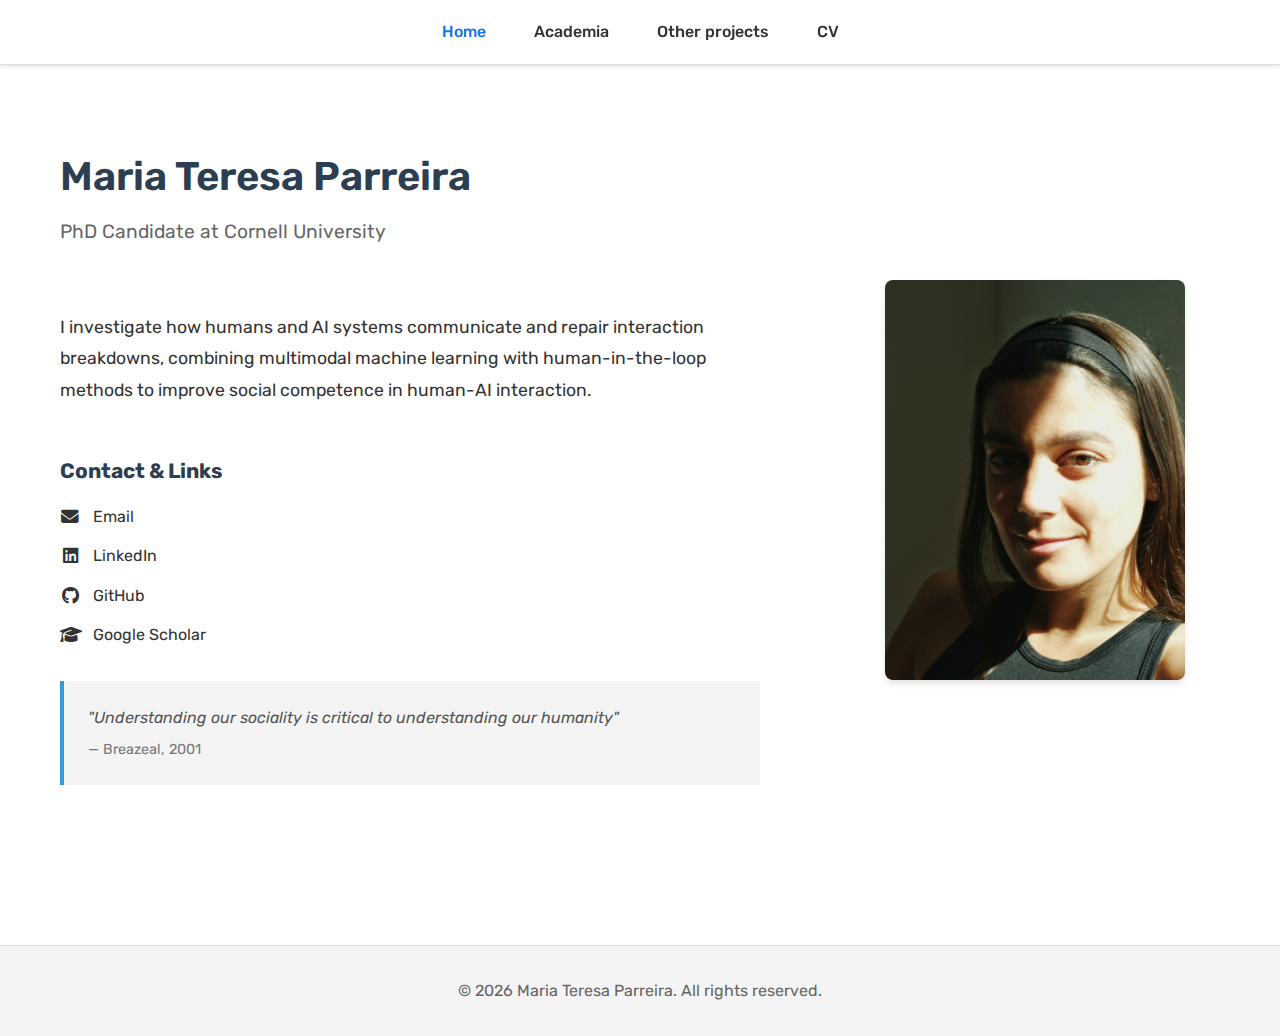
<file: index.html>
<!DOCTYPE html>
<html lang="en">
<head>
    <meta charset="UTF-8">
    <meta name="viewport" content="width=device-width, initial-scale=1.0">
    <title>Maria Teresa Parreira - Home</title>
    <link rel="stylesheet" href="style.css">
    <link rel="stylesheet" href="https://cdnjs.cloudflare.com/ajax/libs/font-awesome/6.4.0/css/all.min.css">
</head>
<body>
    <nav class="navbar">
        <div class="nav-container">
            <ul class="nav-menu">
                <li><a href="index.html" class="active">Home</a></li>
                <li><a href="academia.html">Academia</a></li>
                <li class="dropdown">
                    <a href="#" class="dropbtn">Other projects</a>
                    <div class="dropdown-content">
                        <a href="bora.html">Bora</a>
                        <a href="reboot.html">Reboot</a>
                        <a href="thoughts.html">Published Thoughts</a>
                    </div>
                </li>
                <li><a href="cv.html">CV</a></li>
            </ul>
        </div>
    </nav>

    <main class="container">
        <section class="hero">
            <div class="profile-header">
                <h1>Maria Teresa Parreira</h1>
                <p class="subtitle">PhD Candidate at Cornell University</p>
            </div>
        </section>

        <section class="content-section">
            <div class="content-wrapper">
                <div class="text-content">
                    <p class="bio">
                        I investigate how humans and AI systems communicate and repair interaction breakdowns, 
                        combining multimodal machine learning with human-in-the-loop methods to improve 
                        social competence in human-AI interaction.
                    </p>

                    

                    <div class="contact-links">
                        <h3>Contact & Links</h3>
                        <ul class="social-links">
                            <li>
                                <a href="mailto:mb2554@cornell.edu">
                                    <i class="fas fa-envelope"></i> Email
                                </a>
                            </li>
                            <li>
                                <a href="https://www.linkedin.com/in/mariateresaparreira" target="_blank">
                                    <i class="fab fa-linkedin"></i> LinkedIn
                                </a>
                            </li>
                            <li>
                                <a href="https://github.com/mariateresaparreira" target="_blank">
                                    <i class="fab fa-github"></i> GitHub
                                </a>
                            </li>
                            <li>
                                <a href="https://scholar.google.com/citations?user=kWYDz2UAAAAJ" target="_blank">
                                    <i class="fas fa-graduation-cap"></i> Google Scholar
                                </a>
                            </li>
                        </ul>
                    </div>

                    <blockquote class="quote">
                        "Understanding our sociality is critical to understanding our humanity"
                        <cite>— Breazeal, 2001</cite>
                    </blockquote>
                </div>

                <div class="profile-photo">
                    <div class="photo-placeholder">
                        <img src="docs/profile.jpg" alt="Maria Teresa Parreira" />
                        
                    </div>
                </div>
            </div>
        </section>
    </main>

    <footer>
        <p>&copy; 2026 Maria Teresa Parreira. All rights reserved.</p>
    </footer>
</body>
</html>
</file>
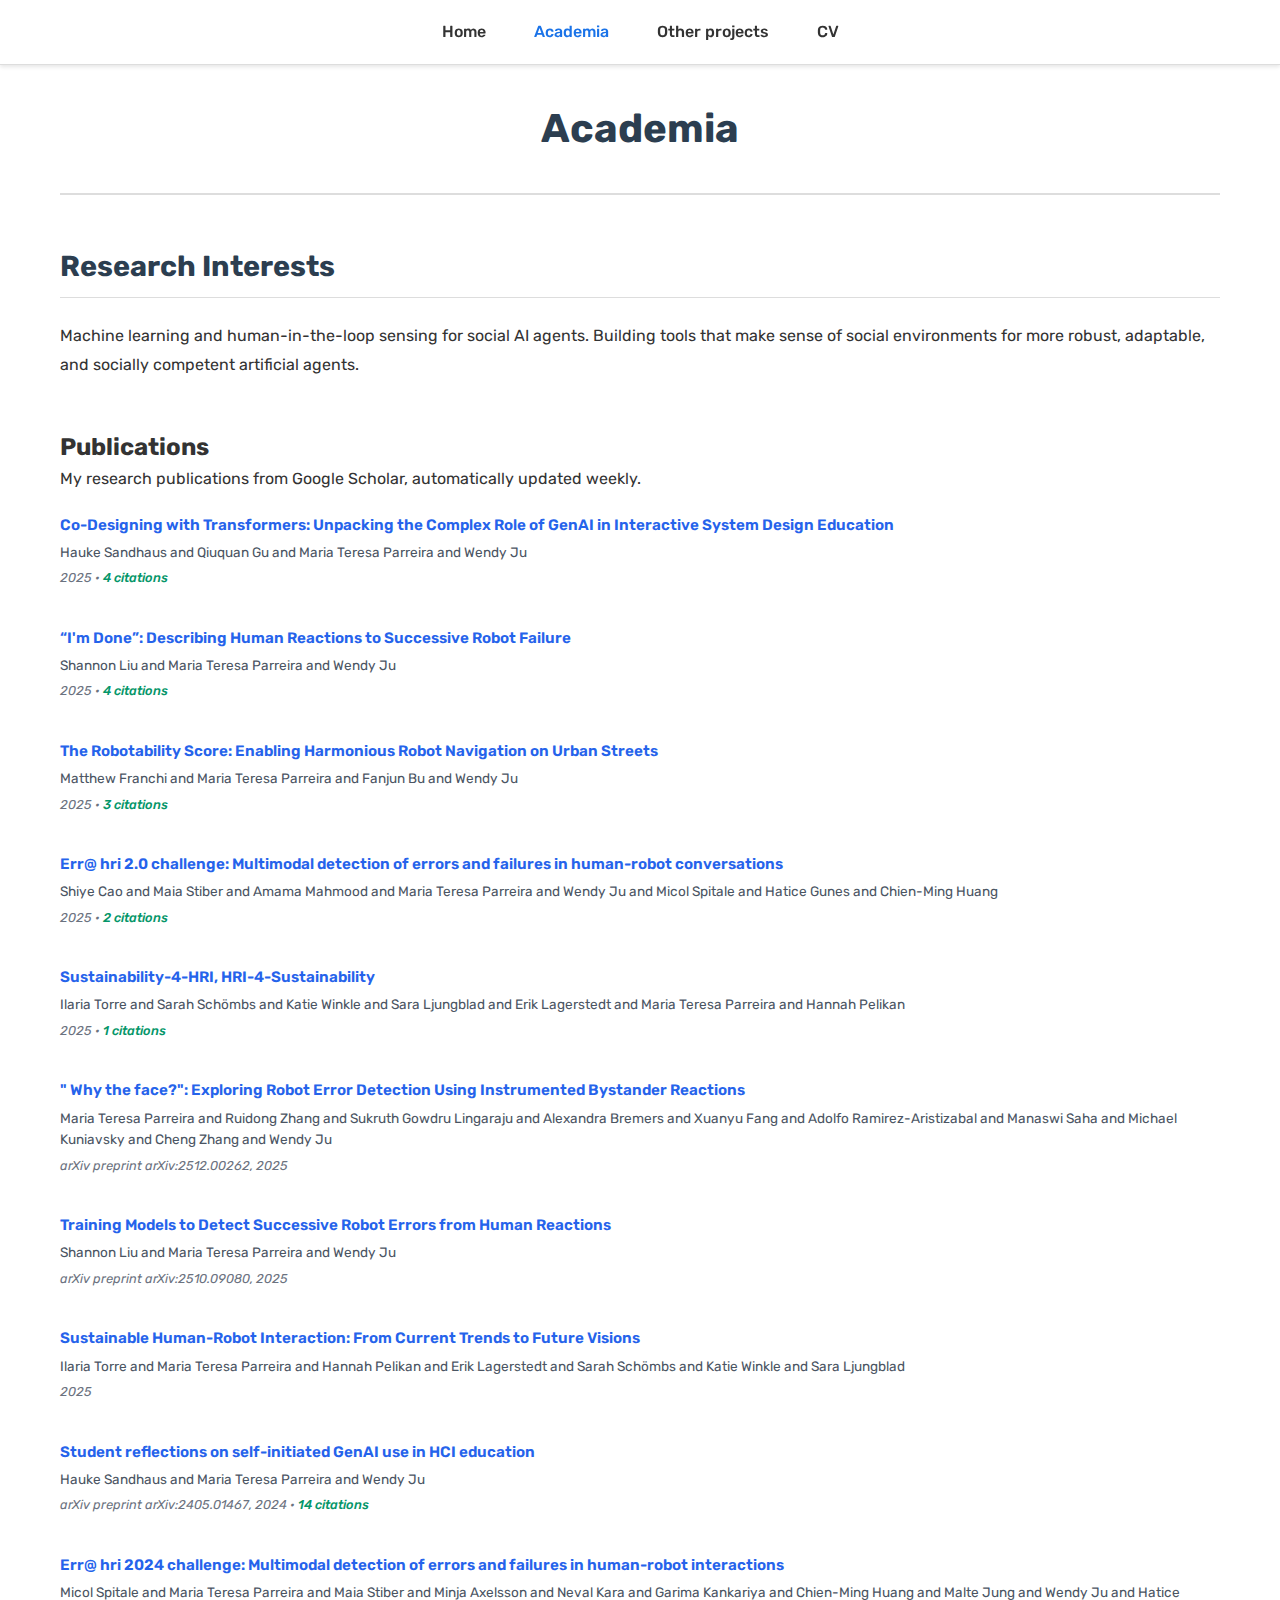
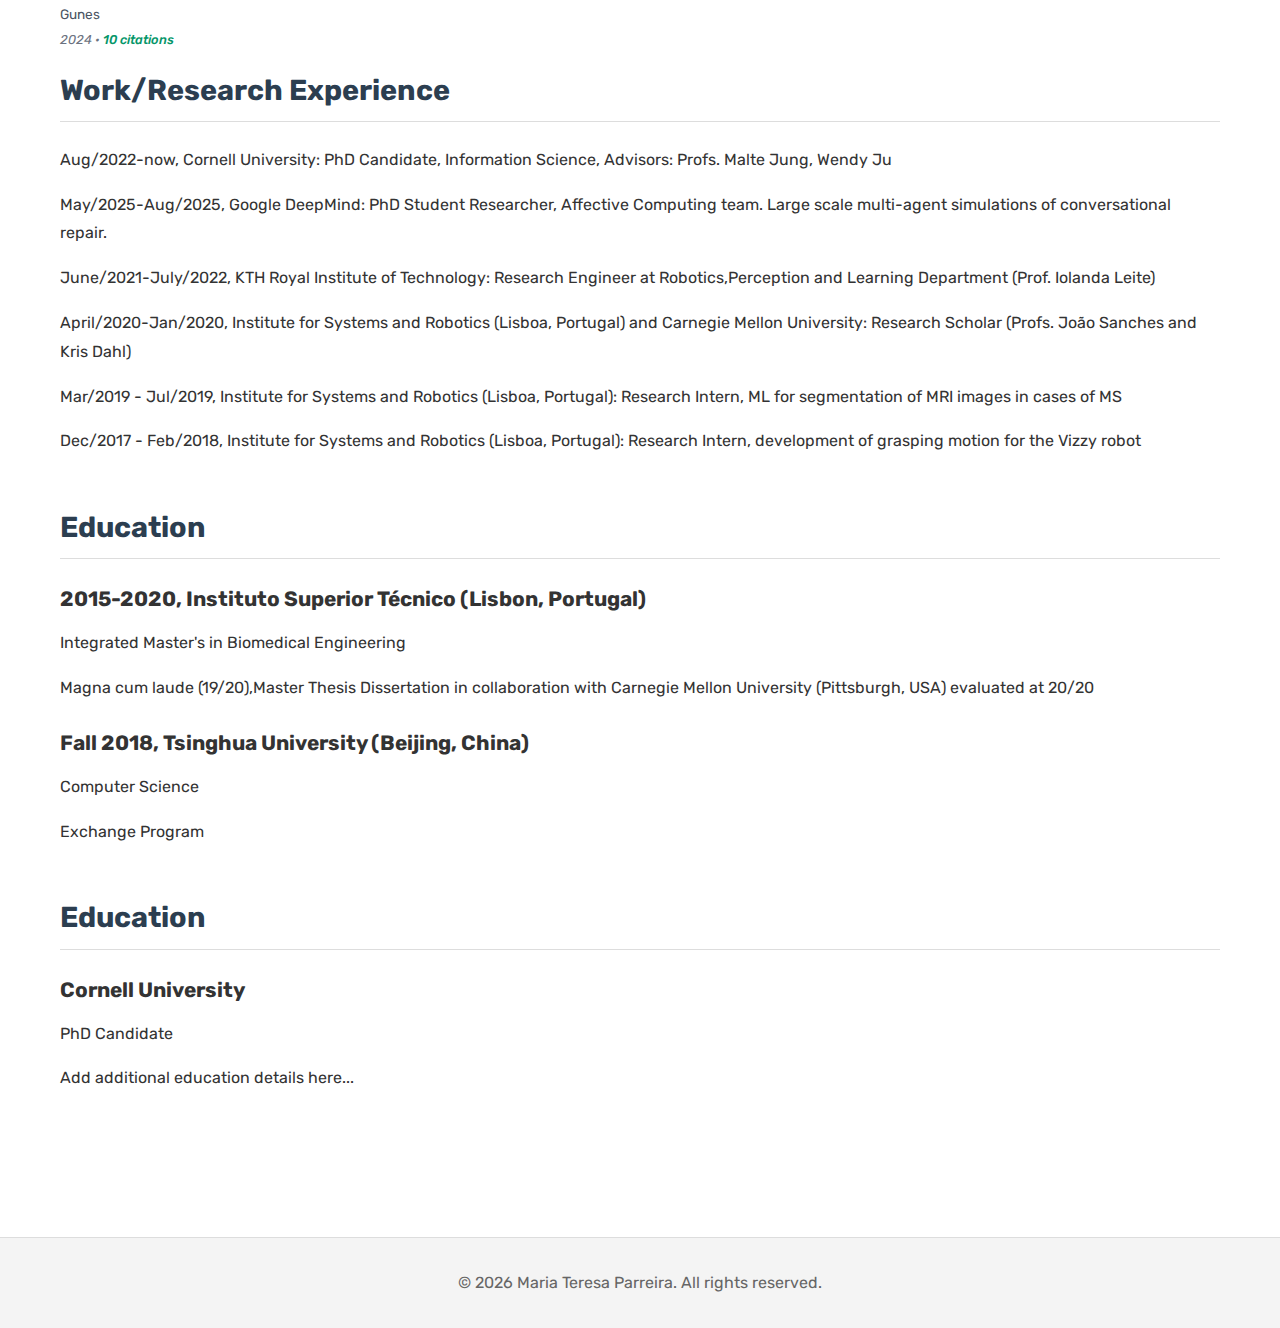
<file: academia.html>
<!DOCTYPE html>
<html lang="en">
<head>
    <meta charset="UTF-8">
    <meta name="viewport" content="width=device-width, initial-scale=1.0">
    <title>Academia - Maria Teresa Parreira</title>
    <link rel="stylesheet" href="style.css">
    <link rel="stylesheet" href="https://cdnjs.cloudflare.com/ajax/libs/font-awesome/6.4.0/css/all.min.css">
</head>
<body>
    <nav class="navbar">
        <div class="nav-container">
            <ul class="nav-menu">
                <li><a href="index.html">Home</a></li>
                <li><a href="academia.html" class="active">Academia</a></li>
                <li class="dropdown">
                    <a href="#" class="dropbtn">Other projects</a>
                    <div class="dropdown-content">
                        <a href="bora.html">Bora</a>
                        <a href="reboot.html">Reboot</a>
                        <a href="thoughts.html">Published Thoughts</a>
                    </div>
                </li>
                <li><a href="cv.html">CV</a></li>
            </ul>
        </div>
    </nav>

    <main class="container">
        <div class="page-header">
            <h1>Academia</h1>
        </div>

        <section class="section">
            <h2>Research Interests</h2>
            <p>
                Machine learning and human-in-the-loop sensing for social AI agents. Building tools that make sense of
                social environments for more robust, adaptable, and socially competent artificial agents.
            </p>
        </section>

        <section class="academic-section publications-section">
            <h2>Publications</h2>
            <p>My research publications from Google Scholar, automatically updated weekly.</p>
            
            <!-- PUBLICATIONS_START -->
    <!-- Last updated: 2026-01-06 15:34:08 -->
    <div class="publications-list">
        <div class="publication-item">
            <h3><a href="https://dl.acm.org/doi/abs/10.1145/3715336.3735805" target="_blank">Co-Designing with Transformers: Unpacking the Complex Role of GenAI in Interactive System Design Education</a></h3>
            <p class="authors">Hauke Sandhaus and Qiuquan Gu and Maria Teresa Parreira and Wendy Ju</p>
            <p class="venue-info">2025 • <span class="citations">4 citations</span></p>
        </div>
        <div class="publication-item">
            <h3><a href="https://ieeexplore.ieee.org/abstract/document/10974098/" target="_blank">“I'm Done”: Describing Human Reactions to Successive Robot Failure</a></h3>
            <p class="authors">Shannon Liu and Maria Teresa Parreira and Wendy Ju</p>
            <p class="venue-info">2025 • <span class="citations">4 citations</span></p>
        </div>
        <div class="publication-item">
            <h3><a href="https://dl.acm.org/doi/abs/10.1145/3706598.3714009" target="_blank">The Robotability Score: Enabling Harmonious Robot Navigation on Urban Streets</a></h3>
            <p class="authors">Matthew Franchi and Maria Teresa Parreira and Fanjun Bu and Wendy Ju</p>
            <p class="venue-info">2025 • <span class="citations">3 citations</span></p>
        </div>
        <div class="publication-item">
            <h3><a href="https://dl.acm.org/doi/abs/10.1145/3746027.3762073" target="_blank">Err@ hri 2.0 challenge: Multimodal detection of errors and failures in human-robot conversations</a></h3>
            <p class="authors">Shiye Cao and Maia Stiber and Amama Mahmood and Maria Teresa Parreira and Wendy Ju and Micol Spitale and Hatice Gunes and Chien-Ming Huang</p>
            <p class="venue-info">2025 • <span class="citations">2 citations</span></p>
        </div>
        <div class="publication-item">
            <h3><a href="https://ieeexplore.ieee.org/abstract/document/10974249/" target="_blank">Sustainability-4-HRI, HRI-4-Sustainability</a></h3>
            <p class="authors">Ilaria Torre and Sarah Schömbs and Katie Winkle and Sara Ljungblad and Erik Lagerstedt and Maria Teresa Parreira and Hannah Pelikan</p>
            <p class="venue-info">2025 • <span class="citations">1 citations</span></p>
        </div>
        <div class="publication-item">
            <h3><a href="https://arxiv.org/abs/2512.00262" target="_blank">" Why the face?": Exploring Robot Error Detection Using Instrumented Bystander Reactions</a></h3>
            <p class="authors">Maria Teresa Parreira and Ruidong Zhang and Sukruth Gowdru Lingaraju and Alexandra Bremers and Xuanyu Fang and Adolfo Ramirez-Aristizabal and Manaswi Saha and Michael Kuniavsky and Cheng Zhang and Wendy Ju</p>
            <p class="venue-info">arXiv preprint arXiv:2512.00262, 2025</p>
        </div>
        <div class="publication-item">
            <h3><a href="https://arxiv.org/abs/2510.09080" target="_blank">Training Models to Detect Successive Robot Errors from Human Reactions</a></h3>
            <p class="authors">Shannon Liu and Maria Teresa Parreira and Wendy Ju</p>
            <p class="venue-info">arXiv preprint arXiv:2510.09080, 2025</p>
        </div>
        <div class="publication-item">
            <h3><a href="https://link.springer.com/chapter/10.1007/978-981-95-2398-6_33" target="_blank">Sustainable Human-Robot Interaction: From Current Trends to Future Visions</a></h3>
            <p class="authors">Ilaria Torre and Maria Teresa Parreira and Hannah Pelikan and Erik Lagerstedt and Sarah Schömbs and Katie Winkle and Sara Ljungblad</p>
            <p class="venue-info">2025</p>
        </div>
        <div class="publication-item">
            <h3><a href="https://arxiv.org/abs/2405.01467" target="_blank">Student reflections on self-initiated GenAI use in HCI education</a></h3>
            <p class="authors">Hauke Sandhaus and Maria Teresa Parreira and Wendy Ju</p>
            <p class="venue-info">arXiv preprint arXiv:2405.01467, 2024 • <span class="citations">14 citations</span></p>
        </div>
        <div class="publication-item">
            <h3><a href="https://dl.acm.org/doi/abs/10.1145/3678957.3689030" target="_blank">Err@ hri 2024 challenge: Multimodal detection of errors and failures in human-robot interactions</a></h3>
            <p class="authors">Micol Spitale and Maria Teresa Parreira and Maia Stiber and Minja Axelsson and Neval Kara and Garima Kankariya and Chien-Ming Huang and Malte Jung and Wendy Ju and Hatice Gunes</p>
            <p class="venue-info">2024 • <span class="citations">10 citations</span></p>
        </div>
    </div>
    <!-- PUBLICATIONS_END -->

        <section class="section">
            <h2>Work/Research Experience</h2>
            <p> Aug/2022-now, Cornell University: PhD Candidate, Information Science, Advisors: Profs. Malte Jung, Wendy Ju</p>
            <p> May/2025-Aug/2025, Google DeepMind: PhD Student Researcher, Affective Computing team. Large scale multi-agent simulations of conversational repair.</p>
            <p> June/2021-July/2022, KTH Royal Institute of Technology: Research Engineer at Robotics,Perception and Learning Department (Prof. Iolanda Leite)</p>
            <p> April/2020-Jan/2020, Institute for Systems and Robotics (Lisboa, Portugal) and Carnegie Mellon University: Research Scholar (Profs. João Sanches and Kris Dahl)</p>
            <p> Mar/2019 - Jul/2019, Institute for Systems and Robotics (Lisboa, Portugal): Research Intern, ML for segmentation of MRI images in cases of MS</p>
            <p> Dec/2017 - Feb/2018, Institute for Systems and Robotics (Lisboa, Portugal): Research Intern, development of grasping motion for the Vizzy robot </p>
        </section>


        <section class="section">
            <h2>Education</h2>
            <h3>2015-2020, Instituto Superior Técnico (Lisbon, Portugal)</h3>
            <p>Integrated Master's in Biomedical Engineering</p>
            <p>Magna cum laude (19/20),Master Thesis Dissertation in collaboration with Carnegie Mellon University (Pittsburgh, USA) evaluated at 20/20</p>
            <h3>Fall 2018, Tsinghua University (Beijing, China)</h3>
            <p>Computer Science</p>
            <p>Exchange Program</p>
        </section>


    
        <section class="section">
            <h2>Education</h2>
            <h3>Cornell University</h3>
            <p>PhD Candidate</p>
            <p>Add additional education details here...</p>
        </section>
    </main>

    <footer>
        <p>&copy; 2026 Maria Teresa Parreira. All rights reserved.</p>
    </footer>
</body>
</html>
</file>
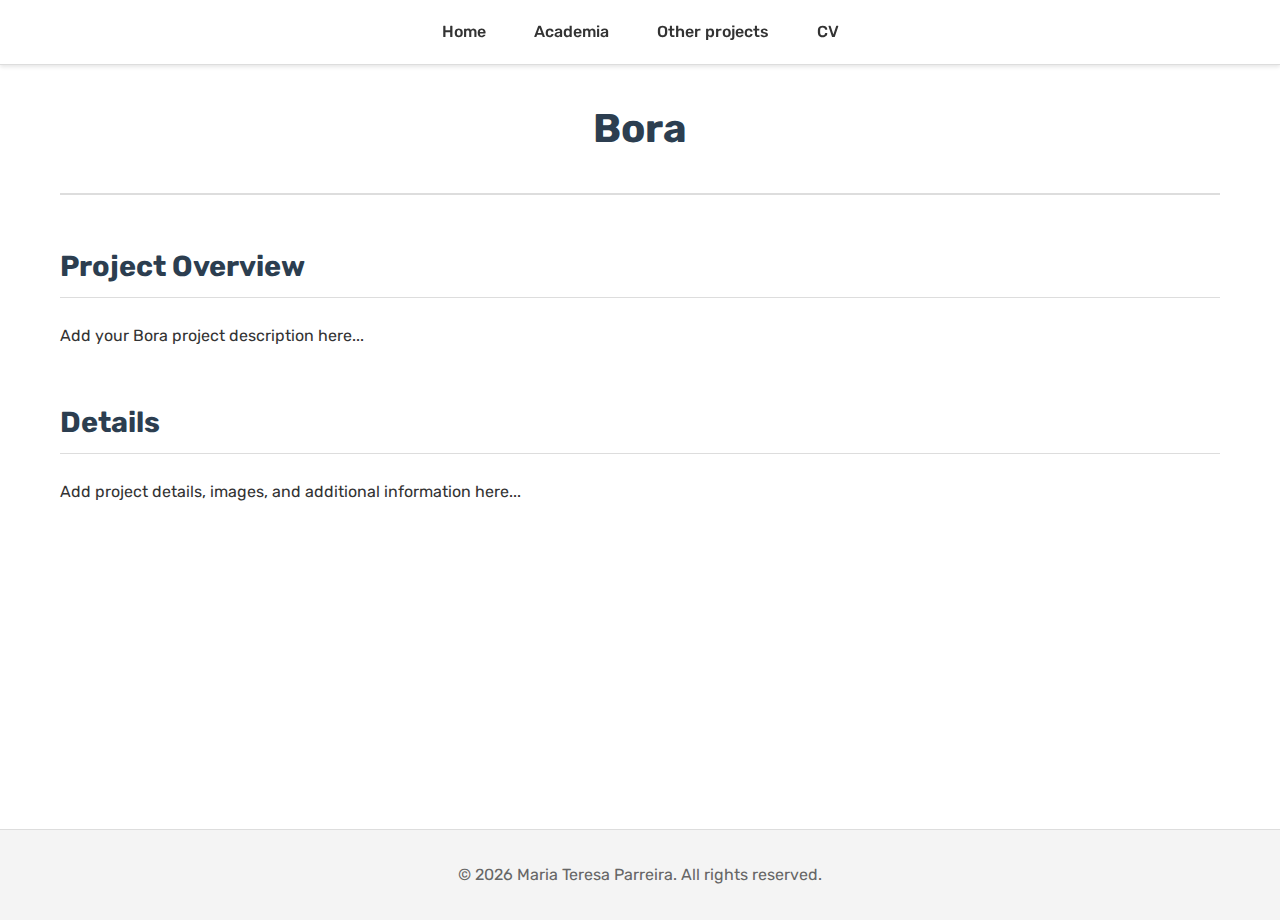
<file: bora.html>
<!DOCTYPE html>
<html lang="en">
<head>
    <meta charset="UTF-8">
    <meta name="viewport" content="width=device-width, initial-scale=1.0">
    <title>Bora - Maria Teresa Parreira</title>
    <link rel="stylesheet" href="style.css">
    <link rel="stylesheet" href="https://cdnjs.cloudflare.com/ajax/libs/font-awesome/6.4.0/css/all.min.css">
</head>
<body>
    <nav class="navbar">
        <div class="nav-container">
            <ul class="nav-menu">
                <li><a href="index.html">Home</a></li>
                <li><a href="academia.html">Academia</a></li>
                <li class="dropdown">
                    <a href="#" class="dropbtn">Other projects</a>
                    <div class="dropdown-content">
                        <a href="bora.html" class="active">Bora</a>
                        <a href="reboot.html">Reboot</a>
                        <a href="thoughts.html">Published Thoughts</a>
                    </div>
                </li>
                <li><a href="cv.html">CV</a></li>
            </ul>
        </div>
    </nav>

    <main class="container">
        <div class="page-header">
            <h1>Bora</h1>
        </div>

        <section class="section">
            <h2>Project Overview</h2>
            <p>Add your Bora project description here...</p>
        </section>

        <section class="section">
            <h2>Details</h2>
            <p>Add project details, images, and additional information here...</p>
        </section>
    </main>

    <footer>
        <p>&copy; 2026 Maria Teresa Parreira. All rights reserved.</p>
    </footer>
</body>
</html>
</file>
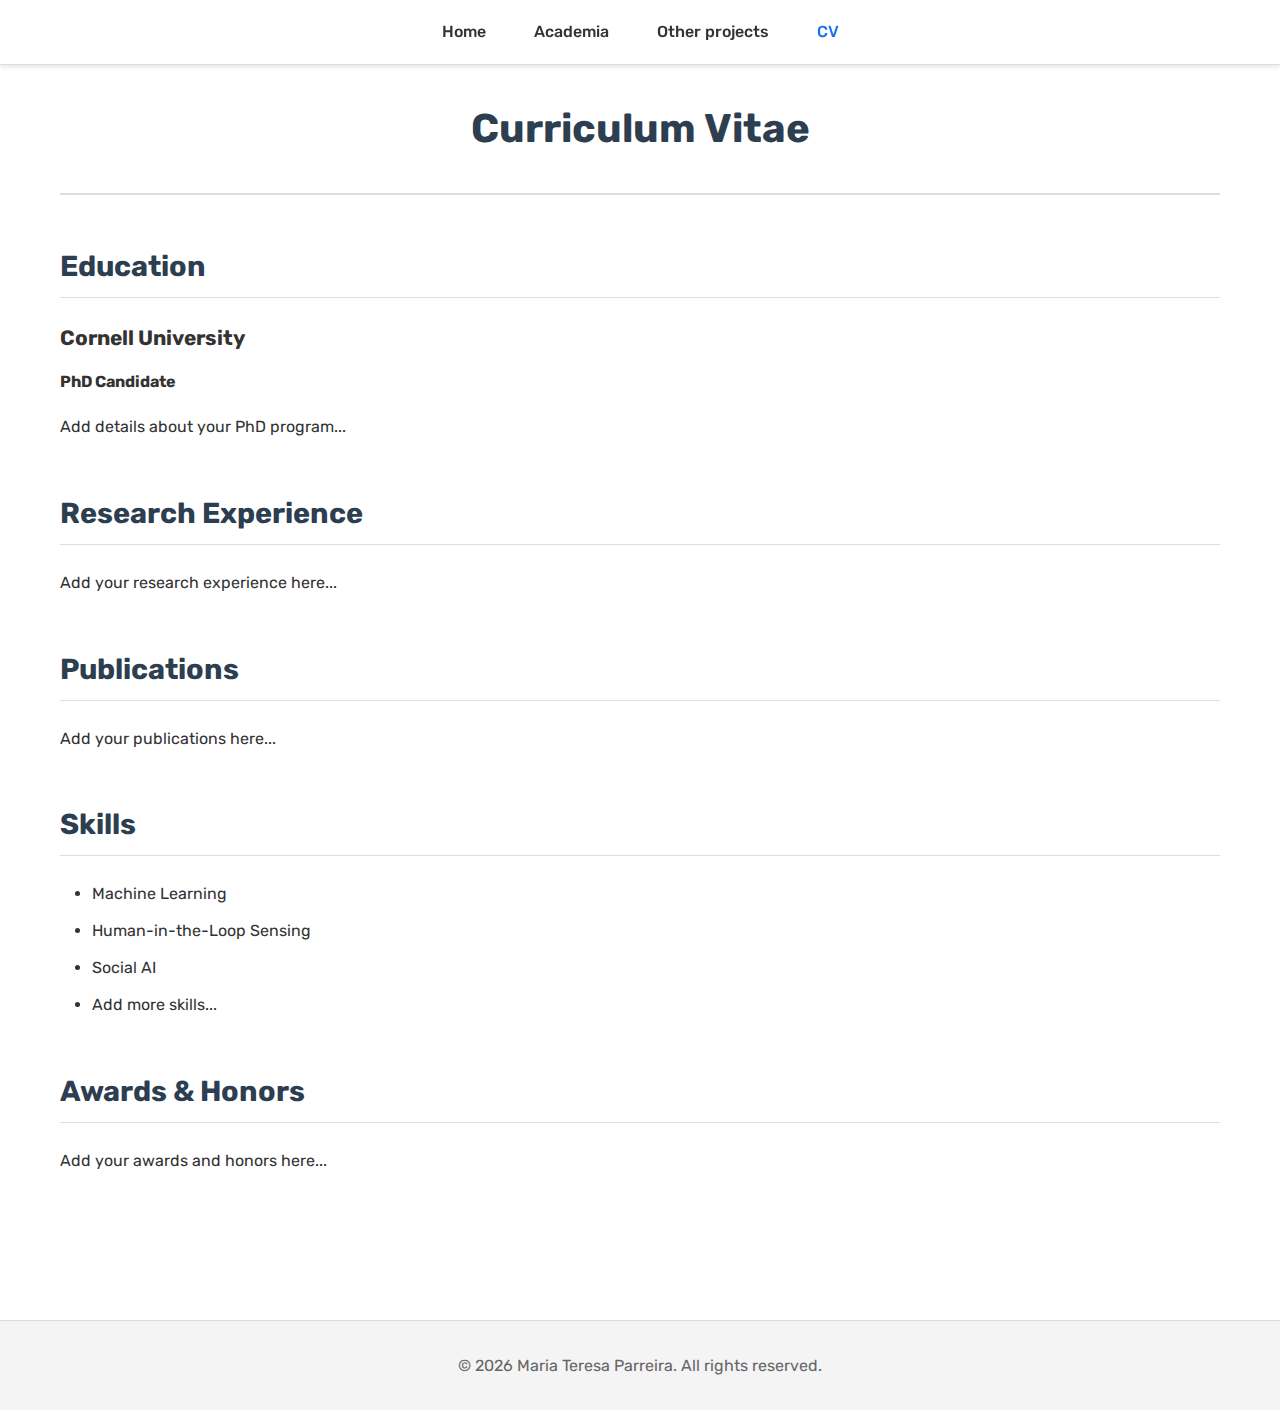
<file: cv.html>
<!DOCTYPE html>
<html lang="en">
<head>
    <meta charset="UTF-8">
    <meta name="viewport" content="width=device-width, initial-scale=1.0">
    <title>CV - Maria Teresa Parreira</title>
    <link rel="stylesheet" href="style.css">
    <link rel="stylesheet" href="https://cdnjs.cloudflare.com/ajax/libs/font-awesome/6.4.0/css/all.min.css">
</head>
<body>
    <nav class="navbar">
        <div class="nav-container">
            <ul class="nav-menu">
                <li><a href="index.html">Home</a></li>
                <li><a href="academia.html">Academia</a></li>
                <li class="dropdown">
                    <a href="#" class="dropbtn">Other projects</a>
                    <div class="dropdown-content">
                        <a href="bora.html">Bora</a>
                        <a href="reboot.html">Reboot</a>
                        <a href="thoughts.html">Published Thoughts</a>
                    </div>
                </li>
                <li><a href="cv.html" class="active">CV</a></li>
            </ul>
        </div>
    </nav>

    <main class="container">
        <div class="page-header">
            <h1>Curriculum Vitae</h1>
        </div>

        <section class="section">
            <h2>Education</h2>
            <h3>Cornell University</h3>
            <p><strong>PhD Candidate</strong></p>
            <p>Add details about your PhD program...</p>
        </section>

        <section class="section">
            <h2>Research Experience</h2>
            <p>Add your research experience here...</p>
        </section>

        <section class="section">
            <h2>Publications</h2>
            <p>Add your publications here...</p>
        </section>

        <section class="section">
            <h2>Skills</h2>
            <ul>
                <li>Machine Learning</li>
                <li>Human-in-the-Loop Sensing</li>
                <li>Social AI</li>
                <li>Add more skills...</li>
            </ul>
        </section>

        <section class="section">
            <h2>Awards & Honors</h2>
            <p>Add your awards and honors here...</p>
        </section>
    </main>

    <footer>
        <p>&copy; 2026 Maria Teresa Parreira. All rights reserved.</p>
    </footer>
</body>
</html>
</file>
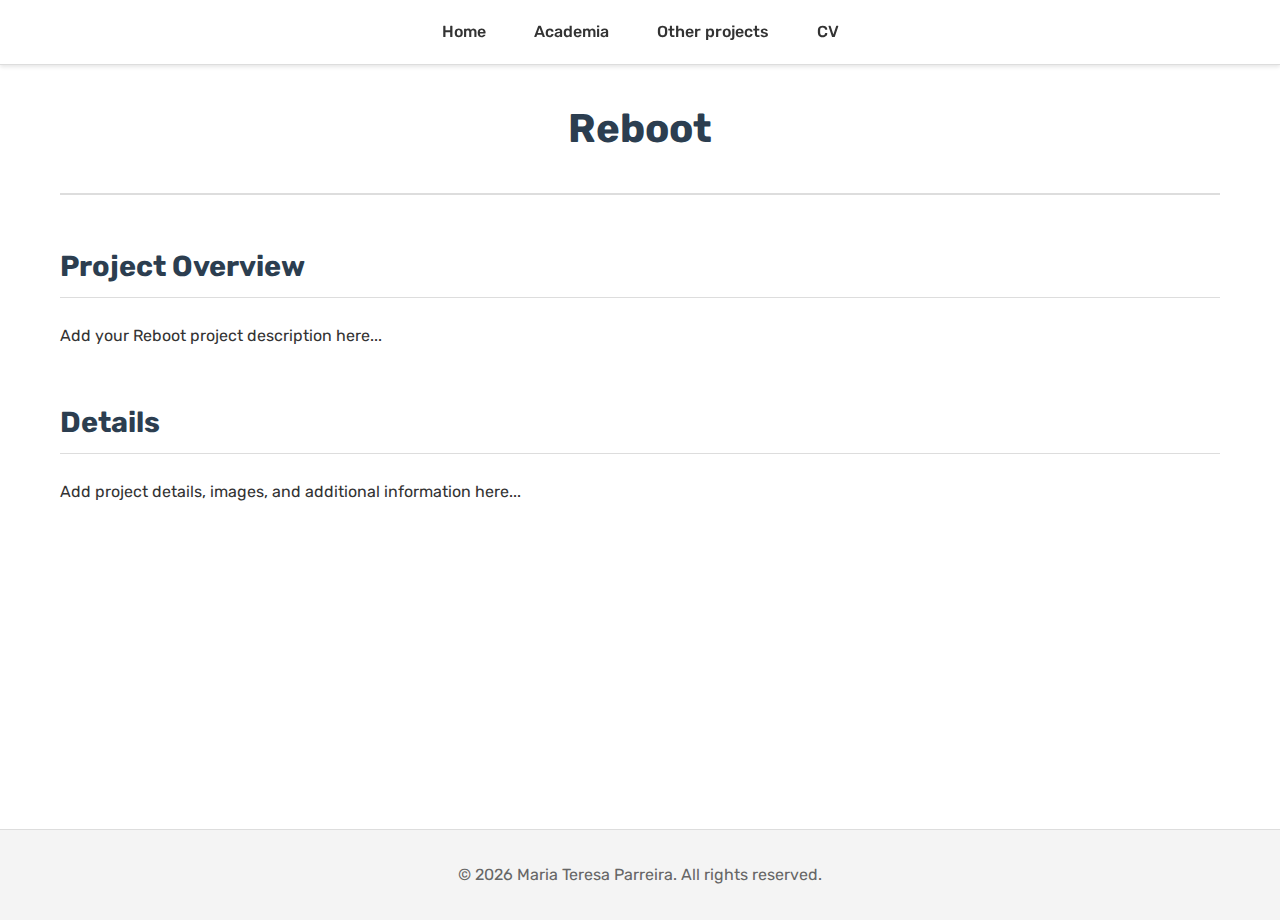
<file: reboot.html>
<!DOCTYPE html>
<html lang="en">
<head>
    <meta charset="UTF-8">
    <meta name="viewport" content="width=device-width, initial-scale=1.0">
    <title>Reboot - Maria Teresa Parreira</title>
    <link rel="stylesheet" href="style.css">
    <link rel="stylesheet" href="https://cdnjs.cloudflare.com/ajax/libs/font-awesome/6.4.0/css/all.min.css">
</head>
<body>
    <nav class="navbar">
        <div class="nav-container">
            <ul class="nav-menu">
                <li><a href="index.html">Home</a></li>
                <li><a href="academia.html">Academia</a></li>
                <li class="dropdown">
                    <a href="#" class="dropbtn">Other projects</a>
                    <div class="dropdown-content">
                        <a href="bora.html">Bora</a>
                        <a href="reboot.html" class="active">Reboot</a>
                        <a href="thoughts.html">Published Thoughts</a>
                    </div>
                </li>
                <li><a href="cv.html">CV</a></li>
            </ul>
        </div>
    </nav>

    <main class="container">
        <div class="page-header">
            <h1>Reboot</h1>
        </div>

        <section class="section">
            <h2>Project Overview</h2>
            <p>Add your Reboot project description here...</p>
        </section>

        <section class="section">
            <h2>Details</h2>
            <p>Add project details, images, and additional information here...</p>
        </section>
    </main>

    <footer>
        <p>&copy; 2026 Maria Teresa Parreira. All rights reserved.</p>
    </footer>
</body>
</html>
</file>
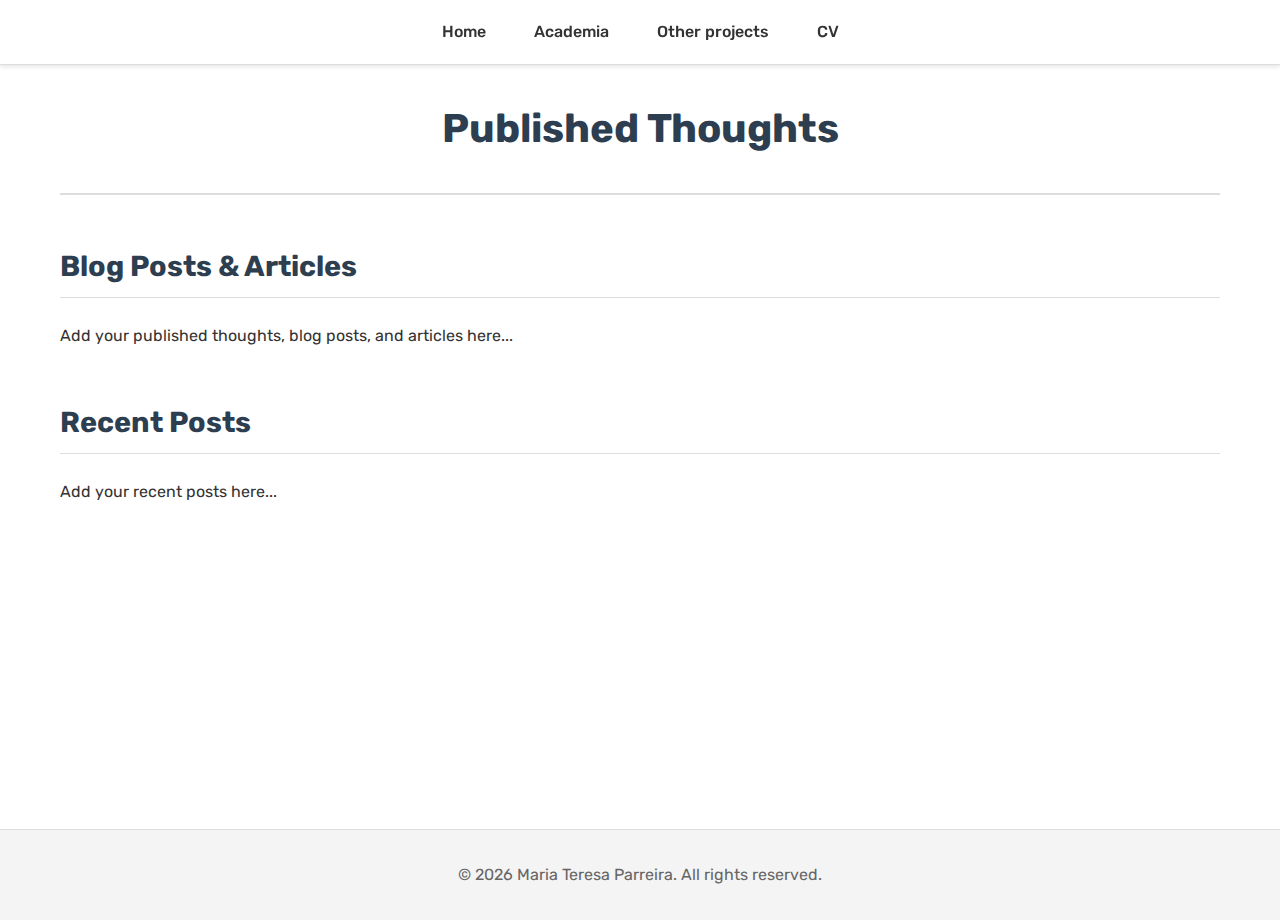
<file: thoughts.html>
<!DOCTYPE html>
<html lang="en">
<head>
    <meta charset="UTF-8">
    <meta name="viewport" content="width=device-width, initial-scale=1.0">
    <title>Published Thoughts - Maria Teresa Parreira</title>
    <link rel="stylesheet" href="style.css">
    <link rel="stylesheet" href="https://cdnjs.cloudflare.com/ajax/libs/font-awesome/6.4.0/css/all.min.css">
</head>
<body>
    <nav class="navbar">
        <div class="nav-container">
            <ul class="nav-menu">
                <li><a href="index.html">Home</a></li>
                <li><a href="academia.html">Academia</a></li>
                <li class="dropdown">
                    <a href="#" class="dropbtn">Other projects</a>
                    <div class="dropdown-content">
                        <a href="bora.html">Bora</a>
                        <a href="reboot.html">Reboot</a>
                        <a href="thoughts.html" class="active">Published Thoughts</a>
                    </div>
                </li>
                <li><a href="cv.html">CV</a></li>
            </ul>
        </div>
    </nav>

    <main class="container">
        <div class="page-header">
            <h1>Published Thoughts</h1>
        </div>

        <section class="section">
            <h2>Blog Posts & Articles</h2>
            <p>Add your published thoughts, blog posts, and articles here...</p>
        </section>

        <section class="section">
            <h2>Recent Posts</h2>
            <p>Add your recent posts here...</p>
        </section>
    </main>

    <footer>
        <p>&copy; 2026 Maria Teresa Parreira. All rights reserved.</p>
    </footer>
</body>
</html>
</file>
<file: style.css>
/* Google Fonts */
@import url('https://fonts.googleapis.com/css2?family=Rubik:wght@300;400;500;600;700&display=swap');

/* Reset and Base Styles */
* {
    margin: 0;
    padding: 0;
    box-sizing: border-box;
}

:root {
    --primary-color: #2c3e50;
    --secondary-color: #3498db;
    --text-color: #333;
    --light-gray: #f4f4f4;
    --border-color: #ddd;
    --hover-color: #1a73e8;
    --white: #ffffff;
}

body {
    font-family: 'Rubik', -apple-system, BlinkMacSystemFont, 'Segoe UI', 'Roboto', 'Oxygen', 'Ubuntu', 'Cantarell', sans-serif;
    line-height: 1.6;
    color: var(--text-color);
    background-color: var(--white);
}

/* Navigation */
.navbar {
    background-color: var(--white);
    border-bottom: 1px solid var(--border-color);
    position: sticky;
    top: 0;
    z-index: 1000;
    box-shadow: 0 2px 4px rgba(0,0,0,0.1);
}

.nav-container {
    max-width: 1200px;
    margin: 0 auto;
    padding: 0 20px;
}

.nav-menu {
    display: flex;
    list-style: none;
    justify-content: center;
    gap: 2rem;
}

.nav-menu li {
    position: relative;
}

.nav-menu a {
    display: block;
    padding: 1.2rem 0.5rem;
    text-decoration: none;
    color: var(--text-color);
    font-weight: 500;
    transition: color 0.3s ease;
}

.nav-menu a:hover,
.nav-menu a.active {
    color: var(--hover-color);
}

/* Dropdown */
.dropdown {
    position: relative;
}

.dropbtn {
    cursor: pointer;
}

.dropdown-content {
    display: none;
    position: absolute;
    background-color: var(--white);
    min-width: 200px;
    box-shadow: 0 8px 16px rgba(0,0,0,0.1);
    border: 1px solid var(--border-color);
    border-radius: 4px;
    z-index: 1;
    top: 100%;
    left: 0;
}

.dropdown-content a {
    padding: 12px 16px;
    text-decoration: none;
    display: block;
    color: var(--text-color);
}

.dropdown-content a:hover {
    background-color: var(--light-gray);
    color: var(--hover-color);
}

.dropdown:hover .dropdown-content {
    display: block;
}

/* Main Container */
.container {
    max-width: 1200px;
    margin: 0 auto;
    padding: 2rem 20px;
    min-height: calc(100vh - 200px);
}

/* Hero Section */
.hero {
    text-align: left;
    padding: 3rem 0 2rem;
}

.profile-header h1 {
    font-size: 2.5rem;
    color: var(--primary-color);
    margin-bottom: 0.5rem;
    font-weight: 600;
}

.subtitle {
    font-size: 1.2rem;
    color: #666;
    font-weight: 400;
}

/* Content Section */
.content-section {
    padding: 2rem 0;
}

.content-wrapper {
    display: grid;
    grid-template-columns: 2fr 1fr;
    gap: 3rem;
    align-items: start;
}

.text-content {
    max-width: 700px;
}

.bio {
    font-size: 1.1rem;
    line-height: 1.8;
    margin-bottom: 2rem;
    color: var(--text-color);
}

.quote {
    background-color: var(--light-gray);
    border-left: 4px solid var(--secondary-color);
    padding: 1.5rem;
    margin: 2rem 0;
    font-style: italic;
    color: #555;
}

.quote cite {
    display: block;
    margin-top: 0.5rem;
    font-style: normal;
    font-size: 0.9rem;
    color: #777;
}

/* Contact Links */
.contact-links {
    margin-top: 3rem;
}

.contact-links h3 {
    font-size: 1.3rem;
    margin-bottom: 1rem;
    color: var(--primary-color);
}

.social-links {
    list-style: none;
}

.social-links li {
    margin-bottom: 0.8rem;
}

.social-links a {
    display: inline-flex;
    align-items: center;
    gap: 0.8rem;
    color: var(--text-color);
    text-decoration: none;
    font-size: 1rem;
    transition: color 0.3s ease;
}

.social-links a:hover {
    color: var(--hover-color);
}

.social-links i {
    width: 20px;
    text-align: center;
    font-size: 1.1rem;
}

/* Profile Photo */
.profile-photo {
    display: flex;
    justify-content: center;
    align-items: flex-start;
    margin-top: -2rem;
}

.photo-placeholder {
    width: 300px;
    height: 400px;
    background-color: var(--light-gray);
    border-radius: 8px;
    display: flex;
    flex-direction: column;
    align-items: center;
    justify-content: center;
    color: #999;
    border: 2px dashed var(--border-color);
}

.photo-placeholder i {
    font-size: 4rem;
    margin-bottom: 1rem;
}

.photo-placeholder p {
    font-size: 0.9rem;
}

/* When you add a real photo, use this */
.profile-photo img {
    width: 300px;
    height: 400px;
    object-fit: cover;
    border-radius: 8px;
    box-shadow: 0 4px 6px rgba(0,0,0,0.1);
}

/* Footer */
footer {
    background-color: var(--light-gray);
    text-align: center;
    padding: 2rem;
    margin-top: 4rem;
    border-top: 1px solid var(--border-color);
    color: #666;
}

/* Responsive Design */
@media (max-width: 768px) {
    .nav-menu {
        flex-direction: column;
        gap: 0;
    }

    .nav-menu a {
        padding: 1rem;
        border-bottom: 1px solid var(--border-color);
    }

    .dropdown-content {
        position: static;
        box-shadow: none;
        border: none;
        border-radius: 0;
        padding-left: 1rem;
    }

    .content-wrapper {
        grid-template-columns: 1fr;
        gap: 2rem;
    }

    .profile-photo {
        order: -1;
    }

    .profile-header h1 {
        font-size: 2rem;
    }

    .photo-placeholder,
    .profile-photo img {
        width: 250px;
        height: 250px;
    }
}

/* Page-specific styles */
.page-header {
    text-align: center;
    margin-bottom: 3rem;
    padding-bottom: 1.5rem;
    border-bottom: 2px solid var(--border-color);
}

.page-header h1 {
    font-size: 2.5rem;
    color: var(--primary-color);
    margin-bottom: 0.5rem;
}

.section {
    margin-bottom: 3rem;
}

.section h2 {
    font-size: 1.8rem;
    color: var(--primary-color);
    margin-bottom: 1.5rem;
    padding-bottom: 0.5rem;
    border-bottom: 1px solid var(--border-color);
}

.section h3 {
    font-size: 1.3rem;
    color: var(--text-color);
    margin-top: 1.5rem;
    margin-bottom: 0.8rem;
}

.section p, .section ul {
    margin-bottom: 1rem;
    line-height: 1.8;
}

.section ul {
    padding-left: 2rem;
}

.section ul li {
    margin-bottom: 0.5rem;
}

/* PDF Container Styles */
.pdf-container {
    margin: 2rem 0;
    border: 1px solid var(--border-color);
    border-radius: 8px;
    overflow: hidden;
    box-shadow: 0 4px 6px rgba(0,0,0,0.1);
}

.pdf-container embed {
    display: block;
    border: none;
}

.pdf-fallback {
    text-align: center;
    padding: 2rem;
    background-color: var(--light-gray);
}

.pdf-fallback a {
    display: inline-flex;
    align-items: center;
    gap: 0.5rem;
    color: var(--hover-color);
    text-decoration: none;
    font-weight: 500;
}

.pdf-fallback a:hover {
    text-decoration: underline;
}


/* Publications styling */

/* Publications styling - Compact version with smaller fonts */

.publications-list {
    margin-top: 1.5rem;
}

.publication-item {
    margin-bottom: 1.5rem;
    padding-bottom: 1rem;
    font-size: 0.9rem; /* Smaller base font size */
}

.publication-item:last-child {
    margin-bottom: 0;
}

.publication-item h3 {
    margin: 0 0 0.4rem 0;
    font-size: 0.95rem; /* Smaller title */
    line-height: 1.3;
    font-weight: 600;
}

.publication-item h3 a {
    color: #2563eb;
    text-decoration: none;
}

.publication-item h3 a:hover {
    text-decoration: underline;
}

.publication-item .authors {
    margin: 0.3rem 0;
    color: #4b5563;
    font-size: 0.85rem; /* Smaller author text */
}

.publication-item .venue-info {
    margin: 0.3rem 0 0 0;
    color: #6b7280;
    font-size: 0.8rem; /* Smaller venue/year text */
    font-style: italic;
}

.publication-item .citations {
    color: #059669;
    font-weight: 500;
}
</file>
